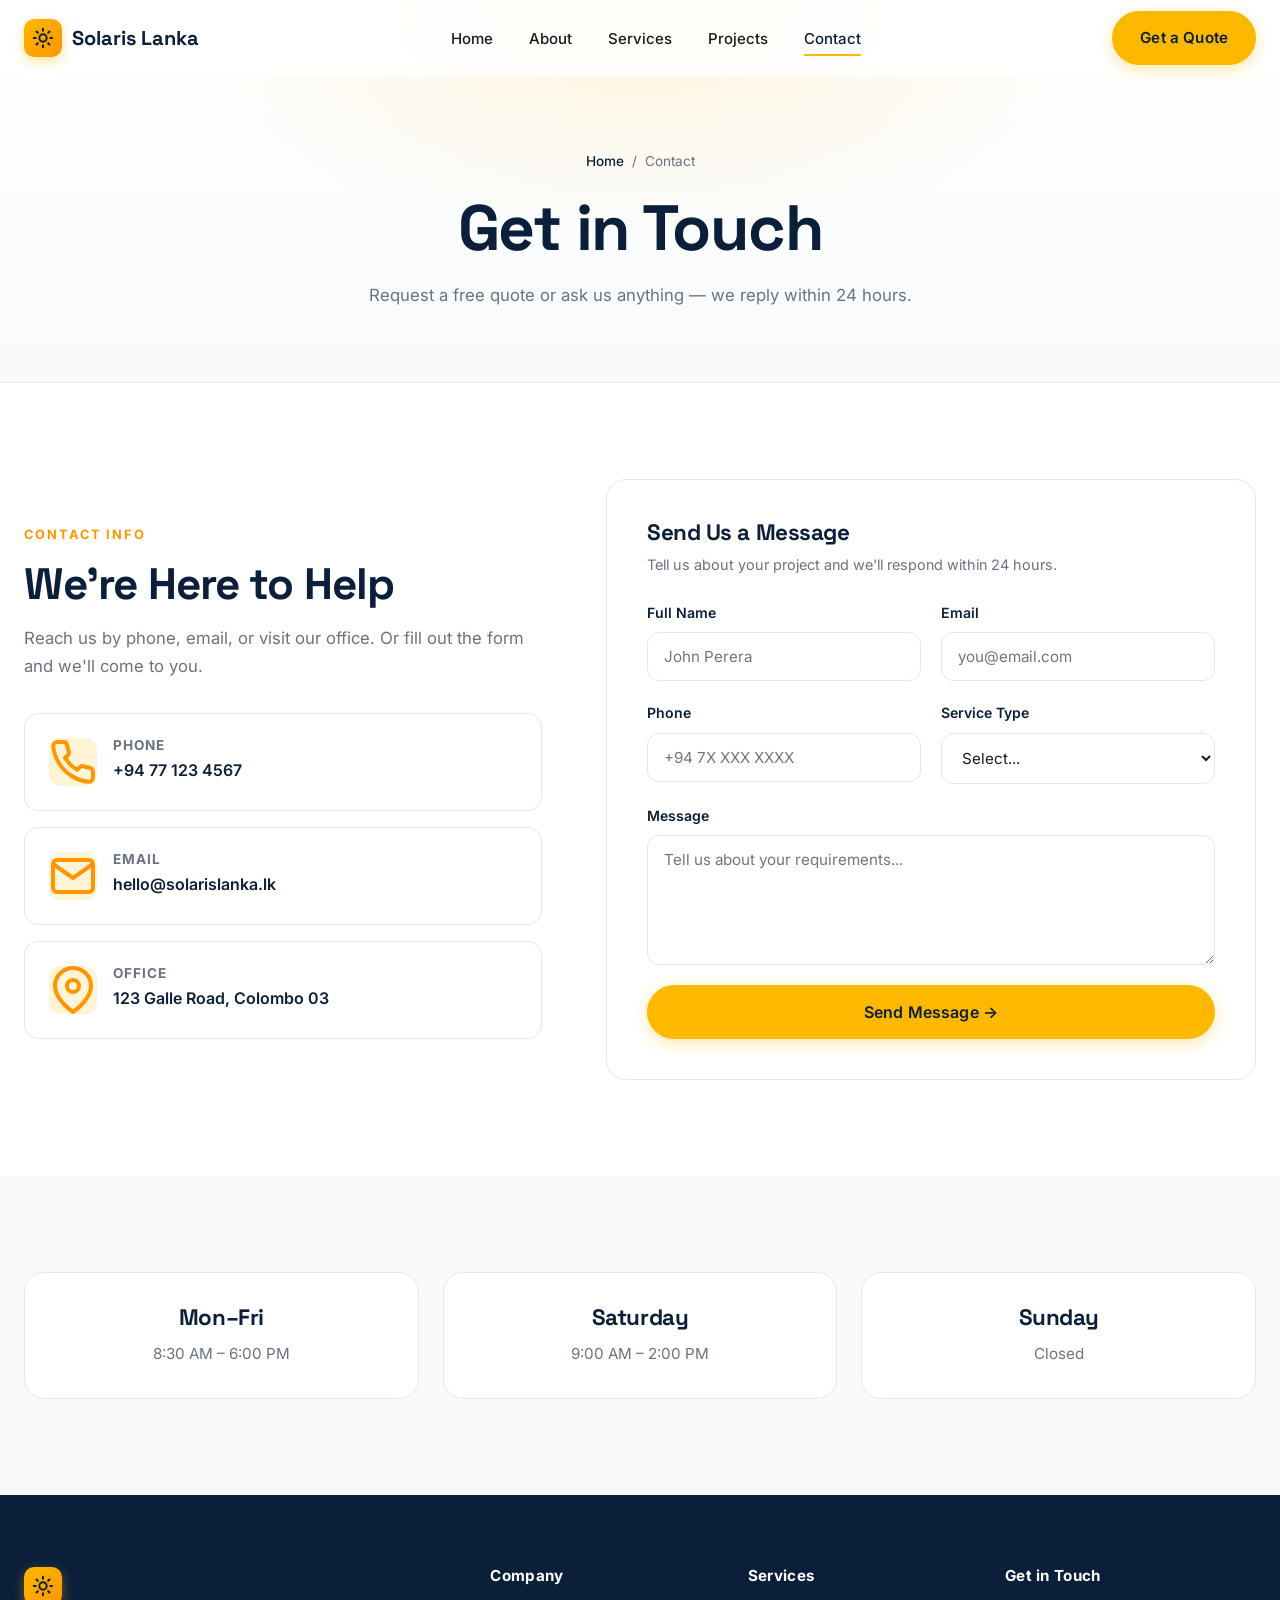
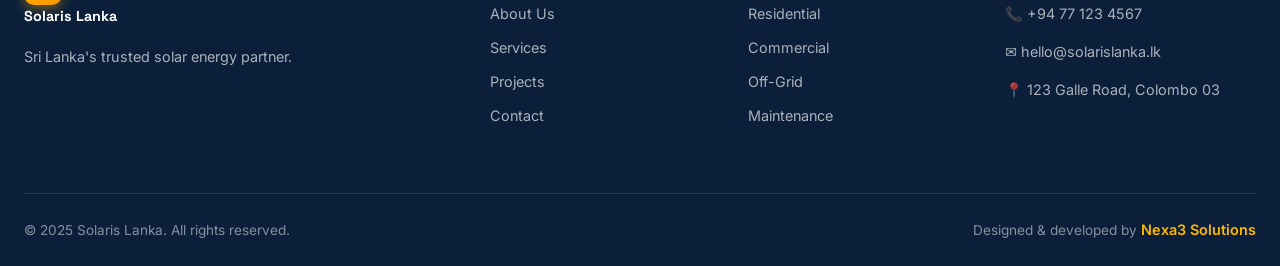
<file: contact.html>
<!DOCTYPE html>
<html lang="en">
<head>
  <meta charset="UTF-8" /><meta name="viewport" content="width=device-width, initial-scale=1.0" />
  <title>Contact — Solaris Lanka</title>
  <link rel="preconnect" href="https://fonts.googleapis.com">
  <link href="https://fonts.googleapis.com/css2?family=Inter:wght@400;500;600;700&family=Space+Grotesk:wght@500;600;700&display=swap" rel="stylesheet">
  <link rel="stylesheet" href="assets/style.css" />
</head>
<body>

<header class="header">
  <div class="container nav">
    <a href="index.html" class="logo"><span class="logo-mark"><svg viewBox="0 0 24 24" fill="none" stroke="currentColor" stroke-width="2.2" stroke-linecap="round"><circle cx="12" cy="12" r="4"/><path d="M12 2v2M12 20v2M4.93 4.93l1.41 1.41M17.66 17.66l1.41 1.41M2 12h2M20 12h2M4.93 19.07l1.41-1.41M17.66 6.34l1.41-1.41"/></svg></span>Solaris Lanka</a>
    <ul class="nav-links"><li><a href="index.html">Home</a></li><li><a href="about.html">About</a></li><li><a href="services.html">Services</a></li><li><a href="projects.html">Projects</a></li><li><a href="contact.html" class="active">Contact</a></li></ul>
    <div class="nav-cta"><a href="contact.html" class="btn btn-primary">Get a Quote</a><button class="menu-toggle" aria-label="Menu"><span></span></button></div>
  </div>
</header>

<section class="page-hero">
  <div class="container">
    <div class="breadcrumb"><a href="index.html">Home</a> / <span>Contact</span></div>
    <h1>Get in Touch</h1>
    <p>Request a free quote or ask us anything — we reply within 24 hours.</p>
  </div>
</section>

<section class="section">
  <div class="container">
    <div class="feature-split">
      <div class="reveal">
        <div class="eyebrow">Contact Info</div>
        <h2>We're Here to Help</h2>
        <p style="margin:16px 0 32px; font-size:1.05rem;">Reach us by phone, email, or visit our office. Or fill out the form and we'll come to you.</p>
        <div style="display:flex; flex-direction:column; gap:16px;">
          <div class="info-card">
            <div class="icon"><svg viewBox="0 0 24 24" fill="none" stroke="currentColor" stroke-width="2"><path d="M22 16.92v3a2 2 0 01-2.18 2 19.79 19.79 0 01-8.63-3.07 19.5 19.5 0 01-6-6 19.79 19.79 0 01-3.07-8.67A2 2 0 014.11 2h3a2 2 0 012 1.72 12.84 12.84 0 00.7 2.81 2 2 0 01-.45 2.11L8.09 9.91a16 16 0 006 6l1.27-1.27a2 2 0 012.11-.45 12.84 12.84 0 002.81.7A2 2 0 0122 16.92z"/></svg></div>
            <div><h4>Phone</h4><a href="tel:+94771234567">+94 77 123 4567</a></div>
          </div>
          <div class="info-card">
            <div class="icon"><svg viewBox="0 0 24 24" fill="none" stroke="currentColor" stroke-width="2"><path d="M4 4h16c1.1 0 2 .9 2 2v12c0 1.1-.9 2-2 2H4c-1.1 0-2-.9-2-2V6c0-1.1.9-2 2-2z"/><path d="M22 6l-10 7L2 6"/></svg></div>
            <div><h4>Email</h4><a href="mailto:hello@solarislanka.lk">hello@solarislanka.lk</a></div>
          </div>
          <div class="info-card">
            <div class="icon"><svg viewBox="0 0 24 24" fill="none" stroke="currentColor" stroke-width="2"><path d="M21 10c0 7-9 13-9 13s-9-6-9-13a9 9 0 0118 0z"/><circle cx="12" cy="10" r="3"/></svg></div>
            <div><h4>Office</h4><p>123 Galle Road, Colombo 03</p></div>
          </div>
        </div>
      </div>
      <div class="reveal">
        <form id="contactForm" class="card" style="padding:40px;" novalidate>
          <h3 style="margin-bottom:8px;">Send Us a Message</h3>
          <p style="font-size:.9rem; margin-bottom:24px;">Tell us about your project and we'll respond within 24 hours.</p>
          <div class="form-grid">
            <div class="form-field"><label>Full Name</label><input type="text" required placeholder="John Perera" /><span class="error-msg">Please enter your name</span></div>
            <div class="form-field"><label>Email</label><input type="email" required placeholder="you@email.com" /><span class="error-msg">Please enter a valid email</span></div>
            <div class="form-field"><label>Phone</label><input type="tel" required placeholder="+94 7X XXX XXXX" /><span class="error-msg">Please enter your phone</span></div>
            <div class="form-field"><label>Service Type</label><select required><option value="">Select...</option><option>Residential Solar</option><option>Commercial Solar</option><option>Off-Grid System</option><option>Maintenance</option><option>Consultation</option></select><span class="error-msg">Please select a service</span></div>
            <div class="form-field full"><label>Message</label><textarea required placeholder="Tell us about your requirements..."></textarea><span class="error-msg">Please enter a message</span></div>
            <div class="form-field full"><button type="submit" class="btn btn-primary btn-lg btn-block">Send Message →</button></div>
          </div>
        </form>
      </div>
    </div>
  </div>
</section>

<section class="section section-alt">
  <div class="container">
    <div class="grid-3">
      <div class="card reveal text-center"><h3>Mon–Fri</h3><p style="margin-top:8px;">8:30 AM – 6:00 PM</p></div>
      <div class="card reveal text-center"><h3>Saturday</h3><p style="margin-top:8px;">9:00 AM – 2:00 PM</p></div>
      <div class="card reveal text-center"><h3>Sunday</h3><p style="margin-top:8px;">Closed</p></div>
    </div>
  </div>
</section>

<footer class="footer">
  <div class="container">
    <div class="footer-grid">
      <div><a href="index.html" class="logo"><span class="logo-mark"><svg viewBox="0 0 24 24" fill="none" stroke="currentColor" stroke-width="2.2" stroke-linecap="round"><circle cx="12" cy="12" r="4"/><path d="M12 2v2M12 20v2M4.93 4.93l1.41 1.41M17.66 17.66l1.41 1.41M2 12h2M20 12h2M4.93 19.07l1.41-1.41M17.66 6.34l1.41-1.41"/></svg></span>Solaris Lanka</a><p class="footer-about">Sri Lanka's trusted solar energy partner.</p></div>
      <div><h4>Company</h4><a href="about.html">About Us</a><a href="services.html">Services</a><a href="projects.html">Projects</a><a href="contact.html">Contact</a></div>
      <div><h4>Services</h4><a href="services.html">Residential</a><a href="services.html">Commercial</a><a href="services.html">Off-Grid</a><a href="services.html">Maintenance</a></div>
      <div><h4>Get in Touch</h4><ul class="footer-contact"><li>📞 +94 77 123 4567</li><li>✉️ hello@solarislanka.lk</li><li>📍 123 Galle Road, Colombo 03</li></ul></div>
    </div>
    <div class="footer-bottom"><div>© 2025 Solaris Lanka. All rights reserved.</div><div>Designed & developed by <a href="#">Nexa3 Solutions</a></div></div>
  </div>
</footer>
<script src="assets/script.js"></script>
</body>
</html>
</file>
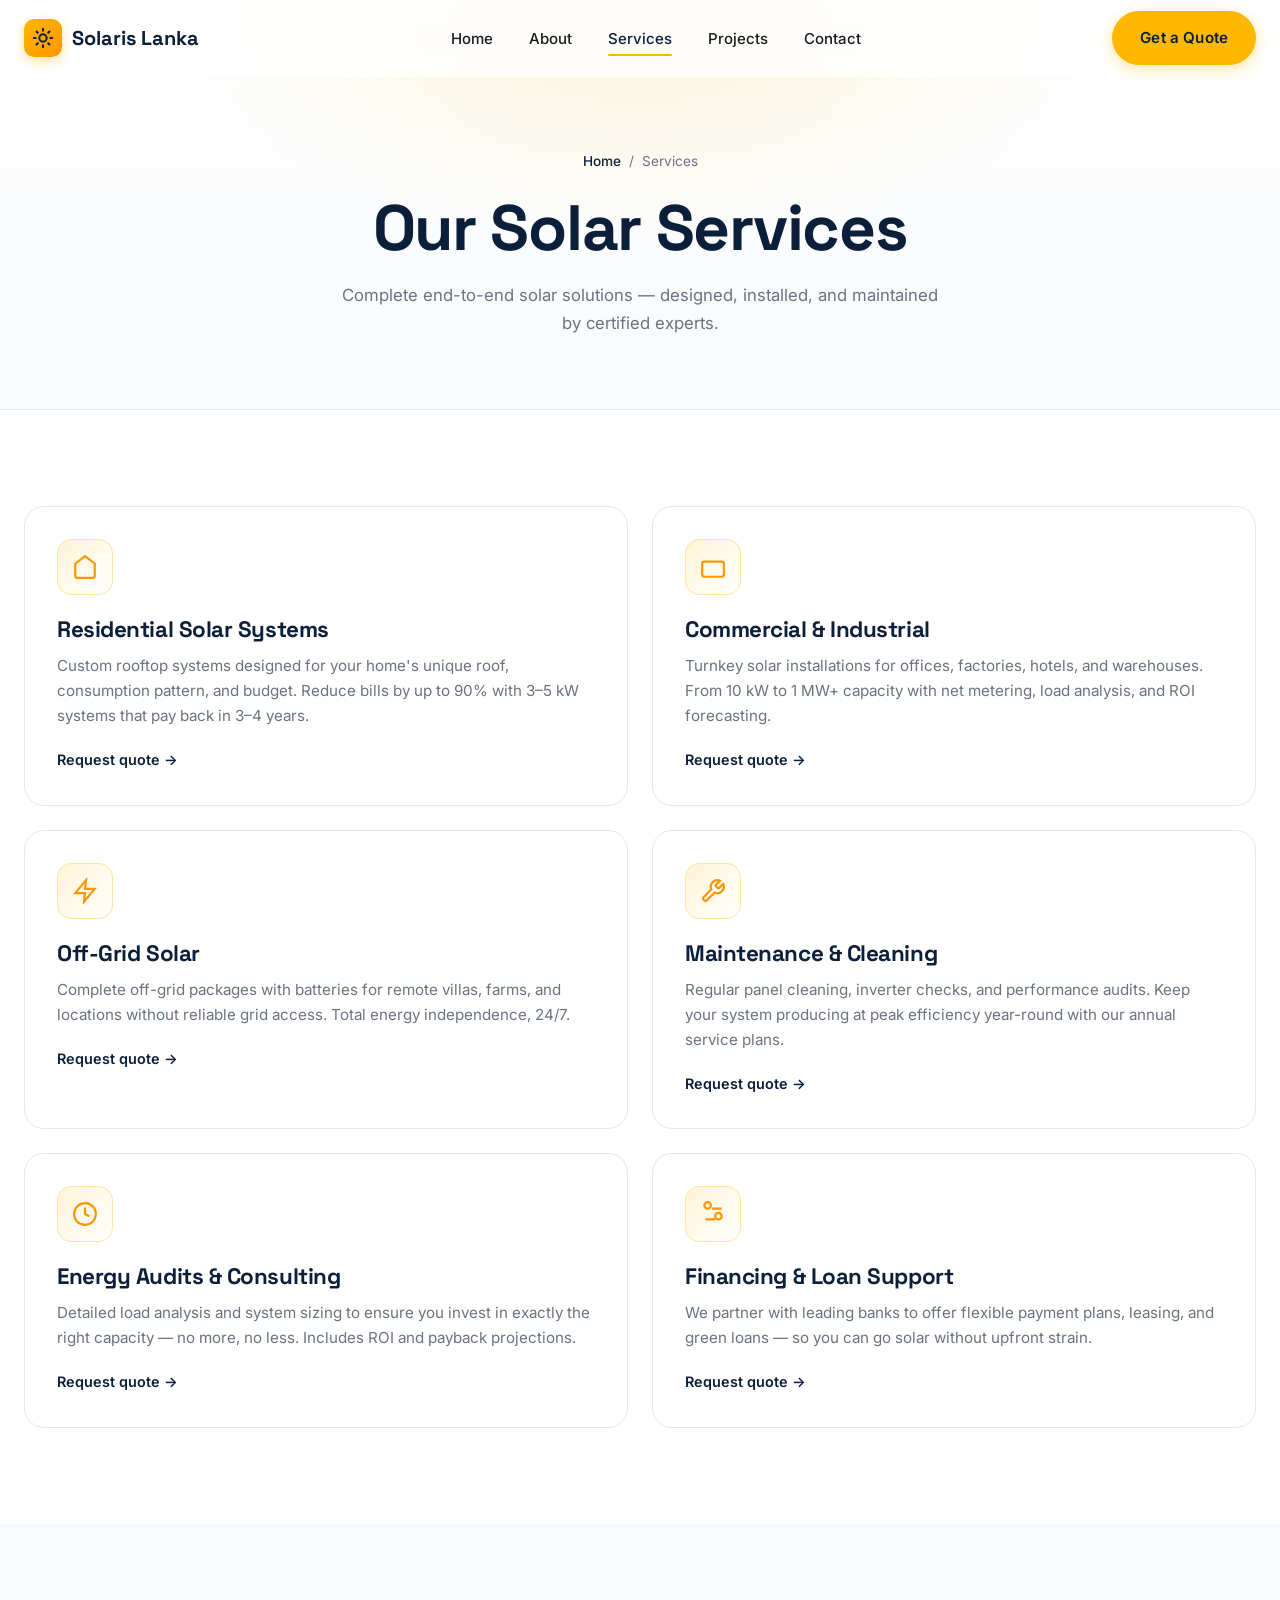
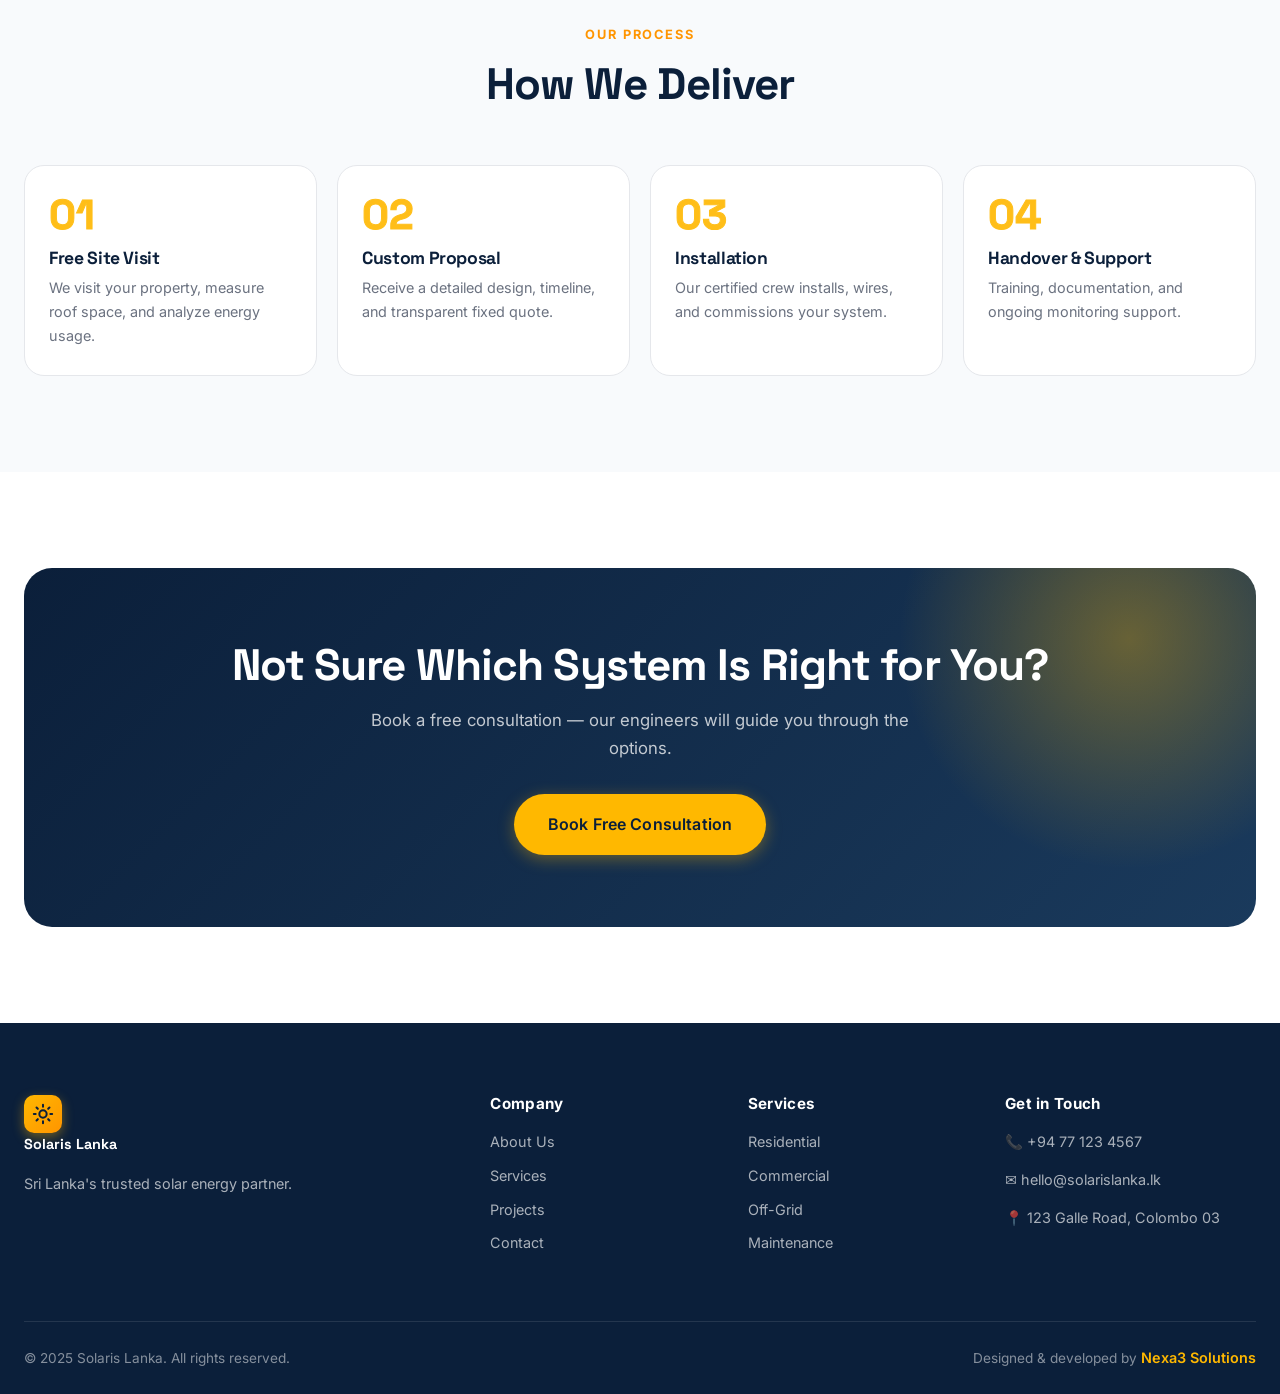
<file: services.html>
<!DOCTYPE html>
<html lang="en">
<head>
  <meta charset="UTF-8" /><meta name="viewport" content="width=device-width, initial-scale=1.0" />
  <title>Services — Solaris Lanka</title>
  <link rel="preconnect" href="https://fonts.googleapis.com">
  <link href="https://fonts.googleapis.com/css2?family=Inter:wght@400;500;600;700&family=Space+Grotesk:wght@500;600;700&display=swap" rel="stylesheet">
  <link rel="stylesheet" href="assets/style.css" />
</head>
<body>

<header class="header">
  <div class="container nav">
    <a href="index.html" class="logo"><span class="logo-mark"><svg viewBox="0 0 24 24" fill="none" stroke="currentColor" stroke-width="2.2" stroke-linecap="round"><circle cx="12" cy="12" r="4"/><path d="M12 2v2M12 20v2M4.93 4.93l1.41 1.41M17.66 17.66l1.41 1.41M2 12h2M20 12h2M4.93 19.07l1.41-1.41M17.66 6.34l1.41-1.41"/></svg></span>Solaris Lanka</a>
    <ul class="nav-links"><li><a href="index.html">Home</a></li><li><a href="about.html">About</a></li><li><a href="services.html" class="active">Services</a></li><li><a href="projects.html">Projects</a></li><li><a href="contact.html">Contact</a></li></ul>
    <div class="nav-cta"><a href="contact.html" class="btn btn-primary">Get a Quote</a><button class="menu-toggle" aria-label="Menu"><span></span></button></div>
  </div>
</header>

<section class="page-hero">
  <div class="container">
    <div class="breadcrumb"><a href="index.html">Home</a> / <span>Services</span></div>
    <h1>Our Solar Services</h1>
    <p>Complete end-to-end solar solutions — designed, installed, and maintained by certified experts.</p>
  </div>
</section>

<section class="section">
  <div class="container">
    <div class="grid-2">
      <div class="card reveal"><div class="card-icon"><svg viewBox="0 0 24 24" fill="none" stroke="currentColor" stroke-width="2"><path d="M3 9l9-7 9 7v11a2 2 0 01-2 2H5a2 2 0 01-2-2z"/></svg></div><h3>Residential Solar Systems</h3><p>Custom rooftop systems designed for your home's unique roof, consumption pattern, and budget. Reduce bills by up to 90% with 3–5 kW systems that pay back in 3–4 years.</p><a href="contact.html" class="card-link">Request quote →</a></div>
      <div class="card reveal"><div class="card-icon"><svg viewBox="0 0 24 24" fill="none" stroke="currentColor" stroke-width="2"><rect x="2" y="7" width="20" height="14" rx="2"/></svg></div><h3>Commercial & Industrial</h3><p>Turnkey solar installations for offices, factories, hotels, and warehouses. From 10 kW to 1 MW+ capacity with net metering, load analysis, and ROI forecasting.</p><a href="contact.html" class="card-link">Request quote →</a></div>
      <div class="card reveal"><div class="card-icon"><svg viewBox="0 0 24 24" fill="none" stroke="currentColor" stroke-width="2"><path d="M13 2L3 14h9l-1 8 10-12h-9l1-8z"/></svg></div><h3>Off-Grid Solar</h3><p>Complete off-grid packages with batteries for remote villas, farms, and locations without reliable grid access. Total energy independence, 24/7.</p><a href="contact.html" class="card-link">Request quote →</a></div>
      <div class="card reveal"><div class="card-icon"><svg viewBox="0 0 24 24" fill="none" stroke="currentColor" stroke-width="2"><path d="M14.7 6.3a1 1 0 000 1.4l1.6 1.6a1 1 0 001.4 0l3.77-3.77a6 6 0 01-7.94 7.94l-6.91 6.91a2.12 2.12 0 01-3-3l6.91-6.91a6 6 0 017.94-7.94l-3.76 3.76z"/></svg></div><h3>Maintenance & Cleaning</h3><p>Regular panel cleaning, inverter checks, and performance audits. Keep your system producing at peak efficiency year-round with our annual service plans.</p><a href="contact.html" class="card-link">Request quote →</a></div>
      <div class="card reveal"><div class="card-icon"><svg viewBox="0 0 24 24" fill="none" stroke="currentColor" stroke-width="2"><circle cx="12" cy="12" r="10"/><path d="M12 6v6l4 2"/></svg></div><h3>Energy Audits & Consulting</h3><p>Detailed load analysis and system sizing to ensure you invest in exactly the right capacity — no more, no less. Includes ROI and payback projections.</p><a href="contact.html" class="card-link">Request quote →</a></div>
      <div class="card reveal"><div class="card-icon"><svg viewBox="0 0 24 24" fill="none" stroke="currentColor" stroke-width="2"><path d="M20 7h-9M14 17H5M17 17a3 3 0 100-6 3 3 0 000 6zM7 7a3 3 0 100-6 3 3 0 000 6z"/></svg></div><h3>Financing & Loan Support</h3><p>We partner with leading banks to offer flexible payment plans, leasing, and green loans — so you can go solar without upfront strain.</p><a href="contact.html" class="card-link">Request quote →</a></div>
    </div>
  </div>
</section>

<section class="section section-alt">
  <div class="container">
    <div class="section-head reveal"><div class="eyebrow">Our Process</div><h2>How We Deliver</h2></div>
    <div class="process-grid">
      <div class="process-step reveal"><div class="step-num">01</div><h3>Free Site Visit</h3><p>We visit your property, measure roof space, and analyze energy usage.</p></div>
      <div class="process-step reveal"><div class="step-num">02</div><h3>Custom Proposal</h3><p>Receive a detailed design, timeline, and transparent fixed quote.</p></div>
      <div class="process-step reveal"><div class="step-num">03</div><h3>Installation</h3><p>Our certified crew installs, wires, and commissions your system.</p></div>
      <div class="process-step reveal"><div class="step-num">04</div><h3>Handover & Support</h3><p>Training, documentation, and ongoing monitoring support.</p></div>
    </div>
  </div>
</section>

<section class="section">
  <div class="container"><div class="cta-banner reveal">
    <h2>Not Sure Which System Is Right for You?</h2>
    <p>Book a free consultation — our engineers will guide you through the options.</p>
    <div class="hero-actions"><a href="contact.html" class="btn btn-primary btn-lg">Book Free Consultation</a></div>
  </div></div>
</section>

<footer class="footer">
  <div class="container">
    <div class="footer-grid">
      <div><a href="index.html" class="logo"><span class="logo-mark"><svg viewBox="0 0 24 24" fill="none" stroke="currentColor" stroke-width="2.2" stroke-linecap="round"><circle cx="12" cy="12" r="4"/><path d="M12 2v2M12 20v2M4.93 4.93l1.41 1.41M17.66 17.66l1.41 1.41M2 12h2M20 12h2M4.93 19.07l1.41-1.41M17.66 6.34l1.41-1.41"/></svg></span>Solaris Lanka</a><p class="footer-about">Sri Lanka's trusted solar energy partner.</p></div>
      <div><h4>Company</h4><a href="about.html">About Us</a><a href="services.html">Services</a><a href="projects.html">Projects</a><a href="contact.html">Contact</a></div>
      <div><h4>Services</h4><a href="services.html">Residential</a><a href="services.html">Commercial</a><a href="services.html">Off-Grid</a><a href="services.html">Maintenance</a></div>
      <div><h4>Get in Touch</h4><ul class="footer-contact"><li>📞 +94 77 123 4567</li><li>✉️ hello@solarislanka.lk</li><li>📍 123 Galle Road, Colombo 03</li></ul></div>
    </div>
    <div class="footer-bottom"><div>© 2025 Solaris Lanka. All rights reserved.</div><div>Designed & developed by <a href="#">Nexa3 Solutions</a></div></div>
  </div>
</footer>
<script src="assets/script.js"></script>
</body>
</html>
</file>
<file: assets/style.css>
/* ========== RESET & TOKENS ========== */
*, *::before, *::after { box-sizing: border-box; margin: 0; padding: 0; }

:root{
  --primary:#0B1F3A; --primary-light:#1A3A5C; --primary-soft:#E6ECF5;
  --accent:#FFB800; --accent-hover:#FF9500; --accent-soft:#FFF4D6;
  --secondary:#00C853;
  --text:#1A1A1A; --text-muted:#6B7280;
  --bg:#FFFFFF; --bg-alt:#F8FAFC; --border:#E5E7EB;
  --shadow-sm:0 1px 2px rgba(0,0,0,.05);
  --shadow-md:0 4px 12px -2px rgba(11,31,58,.08);
  --shadow-lg:0 20px 40px -8px rgba(11,31,58,.15);
  --r-sm:8px; --r:14px; --r-lg:20px; --r-xl:28px;
  --max:1280px;
  --font-d:'Space Grotesk',system-ui,sans-serif;
  --font-b:'Inter',system-ui,sans-serif;
}

html{scroll-behavior:smooth;}
body{
  font-family:var(--font-b); color:var(--text); background:var(--bg);
  line-height:1.65; font-size:16px; -webkit-font-smoothing:antialiased;
  overflow-x:hidden;
}
img{max-width:100%; display:block;}
a{color:inherit; text-decoration:none;}
button{font-family:inherit; cursor:pointer; border:none; background:none;}

h1,h2,h3,h4{font-family:var(--font-d); line-height:1.15; font-weight:700; letter-spacing:-.02em; color:var(--primary);}
h1{font-size:clamp(2.25rem,5vw,4rem);}
h2{font-size:clamp(1.75rem,3.5vw,2.75rem);}
h3{font-size:clamp(1.15rem,2vw,1.4rem);}
p{color:var(--text-muted);}

.container{width:100%; max-width:var(--max); margin:0 auto; padding:0 24px;}
.section{padding:96px 0;}
.section-sm{padding:64px 0;}
.section-alt{background:var(--bg-alt);}

/* ========== BUTTONS ========== */
.btn{
  display:inline-flex; align-items:center; gap:8px;
  padding:14px 28px; border-radius:100px;
  font-weight:600; font-size:.95rem; letter-spacing:.01em;
  transition:all .25s ease; white-space:nowrap;
  font-family:var(--font-b);
}
.btn-primary{background:var(--accent); color:var(--primary); box-shadow:0 4px 16px rgba(255,184,0,.35);}
.btn-primary:hover{background:var(--accent-hover); transform:translateY(-2px); box-shadow:0 8px 24px rgba(255,149,0,.4);}
.btn-dark{background:var(--primary); color:#fff;}
.btn-dark:hover{background:var(--primary-light); transform:translateY(-2px);}
.btn-outline{background:transparent; color:var(--primary); border:1.5px solid var(--border);}
.btn-outline:hover{border-color:var(--primary); background:var(--primary-soft);}
.btn-ghost{color:#fff; border:1.5px solid rgba(255,255,255,.25);}
.btn-ghost:hover{background:rgba(255,255,255,.1); border-color:#fff;}
.btn-lg{padding:17px 34px; font-size:1rem;}
.btn-block{width:100%; justify-content:center;}

:focus-visible{outline:3px solid var(--accent); outline-offset:3px; border-radius:4px;}

/* ========== HEADER ========== */
.header{
  position:fixed; top:0; left:0; right:0; z-index:100;
  background:rgba(255,255,255,.85); backdrop-filter:blur(16px);
  border-bottom:1px solid transparent; transition:all .3s ease;
}
.header.scrolled{background:rgba(255,255,255,.95); border-bottom-color:var(--border); box-shadow:var(--shadow-sm);}
.nav{display:flex; align-items:center; justify-content:space-between; height:76px;}
.logo{display:flex; align-items:center; gap:10px; font-family:var(--font-d); font-weight:700; font-size:1.25rem; color:var(--primary);}
.logo-mark{
  width:38px; height:38px; border-radius:10px; display:grid; place-items:center;
  background:linear-gradient(135deg,var(--accent),var(--accent-hover));
  box-shadow:0 4px 12px rgba(255,184,0,.4);
}
.logo-mark svg{width:22px; height:22px; color:var(--primary);}
.nav-links{display:flex; align-items:center; gap:36px; list-style:none;}
.nav-links a{font-size:.94rem; font-weight:500; color:var(--text); transition:color .2s; position:relative; padding:6px 0;}
.nav-links a:hover, .nav-links a.active{color:var(--primary);}
.nav-links a.active::after{content:''; position:absolute; left:0; right:0; bottom:-2px; height:2px; background:var(--accent); border-radius:2px;}
.nav-cta{display:flex; align-items:center; gap:12px;}
.menu-toggle{display:none; width:44px; height:44px; border-radius:10px; background:var(--bg-alt); place-items:center;}
.menu-toggle span{display:block; width:20px; height:2px; background:var(--primary); position:relative; transition:.3s;}
.menu-toggle span::before, .menu-toggle span::after{content:''; position:absolute; left:0; width:20px; height:2px; background:var(--primary); transition:.3s;}
.menu-toggle span::before{top:-6px;} .menu-toggle span::after{top:6px;}
.menu-toggle.open span{background:transparent;}
.menu-toggle.open span::before{top:0; transform:rotate(45deg);}
.menu-toggle.open span::after{top:0; transform:rotate(-45deg);}

@media (max-width:1024px){
  .nav-links{
    position:fixed; top:76px; left:0; right:0;
    flex-direction:column; align-items:stretch; gap:0;
    background:#fff; padding:16px 24px 24px; border-bottom:1px solid var(--border);
    box-shadow:var(--shadow-md); transform:translateY(-150%); transition:transform .35s ease;
  }
  .nav-links.open{transform:translateY(0);}
  .nav-links a{padding:14px 0; border-bottom:1px solid var(--border); font-size:1rem;}
  .nav-links a.active::after{display:none;}
  .menu-toggle{display:grid;}
  .nav-cta .btn-dark{display:none;}
}

/* ========== HERO ========== */
.hero{
  position:relative; padding:160px 0 96px; overflow:hidden;
  background:radial-gradient(1200px 600px at 80% -10%, rgba(255,184,0,.18), transparent 60%),
             radial-gradient(900px 500px at 0% 100%, rgba(0,200,83,.06), transparent 60%),
             linear-gradient(180deg, #FFFFFF 0%, #F8FAFC 100%);
}
.hero-grid{display:grid; grid-template-columns:1.1fr .9fr; gap:64px; align-items:center;}
.hero-badge{
  display:inline-flex; align-items:center; gap:8px; padding:8px 16px;
  background:#fff; border:1px solid var(--border); border-radius:100px;
  font-size:.82rem; font-weight:600; color:var(--primary); box-shadow:var(--shadow-sm);
  margin-bottom:24px;
}
.hero-badge .dot{width:8px; height:8px; border-radius:50%; background:var(--secondary); box-shadow:0 0 0 4px rgba(0,200,83,.2);}
.hero h1{margin-bottom:22px;}
.hero h1 .highlight{
  background:linear-gradient(120deg,var(--accent) 0%,var(--accent-hover) 100%);
  -webkit-background-clip:text; background-clip:text; color:transparent;
}
.hero p.lead{font-size:1.15rem; max-width:540px; margin-bottom:36px;}
.hero-actions{display:flex; gap:14px; flex-wrap:wrap;}
.hero-visual{position:relative; aspect-ratio:1/1; max-width:520px; justify-self:end; width:100%;}
.solar-panel{
  position:absolute; inset:0; border-radius:var(--r-xl); overflow:hidden;
  background:linear-gradient(135deg,#0B1F3A 0%,#1A3A5C 60%,#2A5A8C 100%);
  box-shadow:0 40px 80px -20px rgba(11,31,58,.5);
}
.solar-panel::before{
  content:''; position:absolute; inset:0;
  background:
    linear-gradient(90deg, transparent 48%, rgba(255,255,255,.12) 49%, rgba(255,255,255,.12) 51%, transparent 52%),
    linear-gradient(0deg, transparent 48%, rgba(255,255,255,.12) 49%, rgba(255,255,255,.12) 51%, transparent 52%);
  background-size:25% 25%;
}
.solar-panel::after{
  content:''; position:absolute; top:-50%; right:-50%; width:120%; height:120%;
  background:radial-gradient(circle, rgba(255,184,0,.35) 0%, transparent 55%);
  animation:pulse 4s ease-in-out infinite;
}
@keyframes pulse{0%,100%{opacity:.6; transform:scale(1);} 50%{opacity:1; transform:scale(1.08);}}
.hero-float{
  position:absolute; background:#fff; border-radius:var(--r); padding:16px 20px;
  box-shadow:var(--shadow-lg); display:flex; align-items:center; gap:12px;
  font-size:.9rem; font-weight:600; color:var(--primary);
  animation:float 6s ease-in-out infinite;
}
.hero-float .icon{
  width:40px; height:40px; border-radius:10px; display:grid; place-items:center;
  background:var(--accent-soft); color:var(--accent-hover);
}
.hero-float-1{top:12%; left:-8%; animation-delay:0s;}
.hero-float-2{bottom:18%; right:-6%; animation-delay:1.5s;}
.hero-float-3{bottom:-4%; left:12%; animation-delay:3s;}
@keyframes float{0%,100%{transform:translateY(0);} 50%{transform:translateY(-12px);}}

@media (max-width:1024px){
  .hero{padding:130px 0 72px;}
  .hero-grid{grid-template-columns:1fr; gap:56px;}
  .hero-visual{max-width:440px; justify-self:center;}
  .hero-float-1{left:2%;} .hero-float-2{right:2%;}
}
@media (max-width:480px){
  .hero-float{padding:12px 14px; font-size:.8rem;}
  .hero-float .icon{width:32px; height:32px;}
  .hero-float-3{display:none;}
}

/* ========== STATS STRIP ========== */
.stats-strip{
  display:grid; grid-template-columns:repeat(4,1fr); gap:24px;
  padding:36px; background:#fff; border-radius:var(--r-lg);
  box-shadow:var(--shadow-lg); margin-top:-48px; position:relative; z-index:2;
  border:1px solid var(--border);
}
.stat{text-align:center; padding:8px; border-right:1px solid var(--border);}
.stat:last-child{border-right:none;}
.stat-num{
  font-family:var(--font-d); font-size:2.4rem; font-weight:700; color:var(--primary);
  line-height:1; margin-bottom:6px;
}
.stat-num span{color:var(--accent);}
.stat-label{font-size:.85rem; color:var(--text-muted); font-weight:500;}
@media (max-width:768px){
  .stats-strip{grid-template-columns:repeat(2,1fr); gap:16px; padding:24px;}
  .stat{border-right:none;}
  .stat-num{font-size:1.9rem;}
}

/* ========== SECTION HEAD ========== */
.section-head{max-width:640px; margin:0 auto 56px; text-align:center;}
.section-head.left{margin-left:0; text-align:left;}
.eyebrow{
  display:inline-block; font-size:.8rem; font-weight:700; letter-spacing:.15em;
  text-transform:uppercase; color:var(--accent-hover); margin-bottom:14px;
}
.section-head h2{margin-bottom:16px;}
.section-head p{font-size:1.05rem;}

/* ========== SERVICE CARDS ========== */
.grid-3{display:grid; grid-template-columns:repeat(3,1fr); gap:24px;}
.grid-2{display:grid; grid-template-columns:repeat(2,1fr); gap:24px;}
.grid-4{display:grid; grid-template-columns:repeat(4,1fr); gap:20px;}
@media (max-width:1024px){.grid-3,.grid-4{grid-template-columns:repeat(2,1fr);}}
@media (max-width:640px){.grid-3,.grid-4,.grid-2{grid-template-columns:1fr;}}

.card{
  background:#fff; border:1px solid var(--border); border-radius:var(--r-lg);
  padding:32px; transition:all .3s ease; position:relative; overflow:hidden;
}
.card:hover{transform:translateY(-6px); box-shadow:var(--shadow-lg); border-color:transparent;}
.card-icon{
  width:56px; height:56px; border-radius:14px; display:grid; place-items:center;
  background:linear-gradient(135deg,var(--accent-soft),#FFF); color:var(--accent-hover);
  margin-bottom:22px; border:1px solid #FFE5A0;
}
.card-icon svg{width:26px; height:26px;}
.card h3{margin-bottom:10px;}
.card p{font-size:.95rem;}
.card-link{
  display:inline-flex; align-items:center; gap:6px; margin-top:20px;
  font-weight:600; font-size:.9rem; color:var(--primary); transition:gap .2s;
}
.card:hover .card-link{gap:12px; color:var(--accent-hover);}

/* ========== WHY US / FEATURE LIST ========== */
.feature-split{display:grid; grid-template-columns:1fr 1fr; gap:64px; align-items:center;}
@media (max-width:900px){.feature-split{grid-template-columns:1fr; gap:40px;}}
.feature-list{display:flex; flex-direction:column; gap:22px; margin-top:32px;}
.feature-item{display:flex; gap:16px; align-items:flex-start;}
.feature-check{
  flex-shrink:0; width:32px; height:32px; border-radius:50%;
  display:grid; place-items:center; background:rgba(0,200,83,.12); color:var(--secondary);
  margin-top:2px;
}
.feature-check svg{width:16px; height:16px;}
.feature-item h4{font-family:var(--font-b); font-size:1rem; font-weight:700; margin-bottom:4px; color:var(--primary);}
.feature-item p{font-size:.92rem;}

/* ========== PROCESS ========== */
.process-grid{display:grid; grid-template-columns:repeat(4,1fr); gap:20px;}
@media (max-width:900px){.process-grid{grid-template-columns:repeat(2,1fr);}}
@media (max-width:520px){.process-grid{grid-template-columns:1fr;}}
.process-step{
  background:#fff; border:1px solid var(--border); border-radius:var(--r-lg);
  padding:28px 24px; position:relative;
}
.step-num{
  font-family:var(--font-d); font-size:2.6rem; font-weight:700;
  color:var(--accent); line-height:1; margin-bottom:12px;
  -webkit-text-stroke:1px var(--accent); opacity:.9;
}
.process-step h3{font-size:1.1rem; margin-bottom:8px;}
.process-step p{font-size:.9rem;}

/* ========== PROJECTS ========== */
.project-card{
  border-radius:var(--r-lg); overflow:hidden; position:relative;
  background:var(--primary); aspect-ratio:4/3; cursor:pointer;
  transition:transform .3s ease;
}
.project-card:hover{transform:translateY(-6px);}
.project-img{
  position:absolute; inset:0;
  background:linear-gradient(135deg,#1A3A5C 0%, #0B1F3A 100%);
  display:grid; place-items:center; transition:transform .5s ease;
}
.project-card:hover .project-img{transform:scale(1.06);}
.project-img::after{
  content:''; position:absolute; inset:0;
  background:radial-gradient(circle at 30% 30%, rgba(255,184,0,.35), transparent 60%);
}
.project-img svg{width:80px; height:80px; color:rgba(255,255,255,.15); z-index:1; position:relative;}
.project-overlay{
  position:absolute; inset:0; z-index:2;
  background:linear-gradient(180deg,transparent 40%, rgba(11,31,58,.9) 100%);
  padding:24px; display:flex; flex-direction:column; justify-content:flex-end;
  color:#fff;
}
.project-tag{
  display:inline-block; padding:5px 12px; background:var(--accent); color:var(--primary);
  font-size:.72rem; font-weight:700; border-radius:100px; text-transform:uppercase;
  letter-spacing:.08em; margin-bottom:12px; align-self:flex-start;
}
.project-overlay h3{color:#fff; font-size:1.15rem; margin-bottom:4px;}
.project-overlay p{color:rgba(255,255,255,.7); font-size:.85rem;}

/* ========== TESTIMONIALS ========== */
.testi-grid{display:grid; grid-template-columns:repeat(3,1fr); gap:24px;}
@media (max-width:900px){.testi-grid{grid-template-columns:1fr;}}
.testi{
  background:#fff; border:1px solid var(--border); border-radius:var(--r-lg);
  padding:32px;
}
.stars{display:flex; gap:3px; color:var(--accent); margin-bottom:16px;}
.stars svg{width:18px; height:18px;}
.testi p{color:var(--primary); font-size:1rem; margin-bottom:24px; font-weight:500;}
.testi-author{display:flex; align-items:center; gap:12px;}
.avatar{
  width:44px; height:44px; border-radius:50%;
  background:linear-gradient(135deg,var(--accent),var(--accent-hover));
  display:grid; place-items:center; color:var(--primary); font-weight:700; font-family:var(--font-d);
  flex-shrink:0;
}
.testi-author strong{display:block; color:var(--primary); font-size:.92rem;}
.testi-author span{font-size:.8rem; color:var(--text-muted);}

/* ========== CTA BANNER ========== */
.cta-banner{
  background:linear-gradient(135deg,var(--primary) 0%, var(--primary-light) 100%);
  border-radius:var(--r-xl); padding:72px 56px; text-align:center;
  position:relative; overflow:hidden;
}
.cta-banner::before{
  content:''; position:absolute; top:-50%; right:-10%; width:500px; height:500px;
  background:radial-gradient(circle, rgba(255,184,0,.35), transparent 65%);
  border-radius:50%;
}
.cta-banner > *{position:relative; z-index:1;}
.cta-banner h2{color:#fff; margin-bottom:16px;}
.cta-banner p{color:rgba(255,255,255,.75); max-width:560px; margin:0 auto 32px; font-size:1.05rem;}
.cta-banner .hero-actions{justify-content:center;}

@media (max-width:640px){.cta-banner{padding:48px 24px;}}

/* ========== FOOTER ========== */
.footer{background:var(--primary); color:#fff; padding:72px 0 0;}
.footer-grid{display:grid; grid-template-columns:2fr 1fr 1fr 1.2fr; gap:48px; padding-bottom:56px;}
@media (max-width:900px){.footer-grid{grid-template-columns:1fr 1fr; gap:40px;}}
@media (max-width:520px){.footer-grid{grid-template-columns:1fr;}}
.footer h4{color:#fff; font-family:var(--font-b); font-size:.95rem; font-weight:700; margin-bottom:18px; letter-spacing:.02em;}
.footer p, .footer a{color:rgba(255,255,255,.65); font-size:.9rem;}
.footer a{display:block; margin-bottom:10px; transition:color .2s;}
.footer a:hover{color:var(--accent);}
.footer .logo{color:#fff;}
.footer .logo-mark{background:linear-gradient(135deg,var(--accent),var(--accent-hover));}
.footer .logo-mark svg{color:var(--primary);}
.footer-about{max-width:320px; margin-top:16px;}
.footer-contact li{display:flex; align-items:flex-start; gap:10px; margin-bottom:14px; color:rgba(255,255,255,.65); font-size:.9rem; list-style:none;}
.footer-contact svg{width:18px; height:18px; color:var(--accent); flex-shrink:0; margin-top:2px;}
.footer-bottom{
  border-top:1px solid rgba(255,255,255,.1); padding:24px 0;
  display:flex; justify-content:space-between; align-items:center; flex-wrap:wrap; gap:12px;
  font-size:.85rem; color:rgba(255,255,255,.5);
}
.footer-bottom a{display:inline; color:var(--accent); font-weight:600; margin:0;}
.footer-bottom a:hover{color:var(--accent-hover);}

/* ========== PAGE HERO (inner pages) ========== */
.page-hero{
  padding:150px 0 72px; text-align:center;
  background:radial-gradient(800px 400px at 50% 0%, rgba(255,184,0,.15), transparent 60%),
             linear-gradient(180deg,#fff 0%,#F8FAFC 100%);
  border-bottom:1px solid var(--border);
}
.page-hero h1{margin-bottom:16px;}
.page-hero p{max-width:600px; margin:0 auto; font-size:1.05rem;}
.breadcrumb{display:flex; gap:8px; justify-content:center; font-size:.85rem; color:var(--text-muted); margin-bottom:20px;}
.breadcrumb a{color:var(--primary); font-weight:500;}
.breadcrumb a:hover{color:var(--accent-hover);}

/* ========== FORMS ========== */
.form-grid{display:grid; grid-template-columns:1fr 1fr; gap:20px;}
@media (max-width:640px){.form-grid{grid-template-columns:1fr;}}
.form-field{display:flex; flex-direction:column; gap:8px;}
.form-field.full{grid-column:1/-1;}
.form-field label{font-size:.88rem; font-weight:600; color:var(--primary);}
.form-field input, .form-field textarea, .form-field select{
  padding:14px 16px; border:1.5px solid var(--border); border-radius:12px;
  font-family:var(--font-b); font-size:.95rem; color:var(--text);
  background:#fff; transition:border-color .2s, box-shadow .2s; outline:none;
}
.form-field input:focus, .form-field textarea:focus, .form-field select:focus{
  border-color:var(--accent); box-shadow:0 0 0 4px rgba(255,184,0,.15);
}
.form-field textarea{resize:vertical; min-height:130px;}
.form-field.error input, .form-field.error textarea, .form-field.error select{border-color:#EF4444; box-shadow:0 0 0 4px rgba(239,68,68,.1);}
.error-msg{color:#EF4444; font-size:.8rem; display:none;}
.form-field.error .error-msg{display:block;}

/* ========== CONTACT INFO CARDS ========== */
.info-card{
  display:flex; gap:16px; padding:24px; background:#fff; border:1px solid var(--border);
  border-radius:var(--r); transition:all .25s;
}
.info-card:hover{border-color:var(--accent); box-shadow:var(--shadow-md);}
.info-card .icon{
  width:48px; height:48px; border-radius:12px; flex-shrink:0;
  background:var(--accent-soft); color:var(--accent-hover); display:grid; place-items:center;
}
.info-card h4{font-family:var(--font-b); font-size:.85rem; text-transform:uppercase; letter-spacing:.08em; color:var(--text-muted); margin-bottom:4px;}
.info-card p, .info-card a{color:var(--primary); font-weight:600; font-size:1rem; display:block;}

/* ========== REVEAL ANIMATION ========== */
.reveal{opacity:0; transform:translateY(30px); transition:opacity .7s ease, transform .7s ease;}
.reveal.in{opacity:1; transform:translateY(0);}

/* ========== FILTER TABS ========== */
.filter-tabs{display:flex; gap:10px; flex-wrap:wrap; justify-content:center; margin-bottom:48px;}
.filter-tab{
  padding:10px 20px; border-radius:100px; border:1.5px solid var(--border);
  background:#fff; font-size:.88rem; font-weight:600; color:var(--text-muted);
  transition:all .2s;
}
.filter-tab:hover{border-color:var(--primary); color:var(--primary);}
.filter-tab.active{background:var(--primary); border-color:var(--primary); color:#fff;}

/* ========== UTIL ========== */
.text-center{text-align:center;}
.mt-32{margin-top:32px;}
.mb-24{margin-bottom:24px;}
</file>
